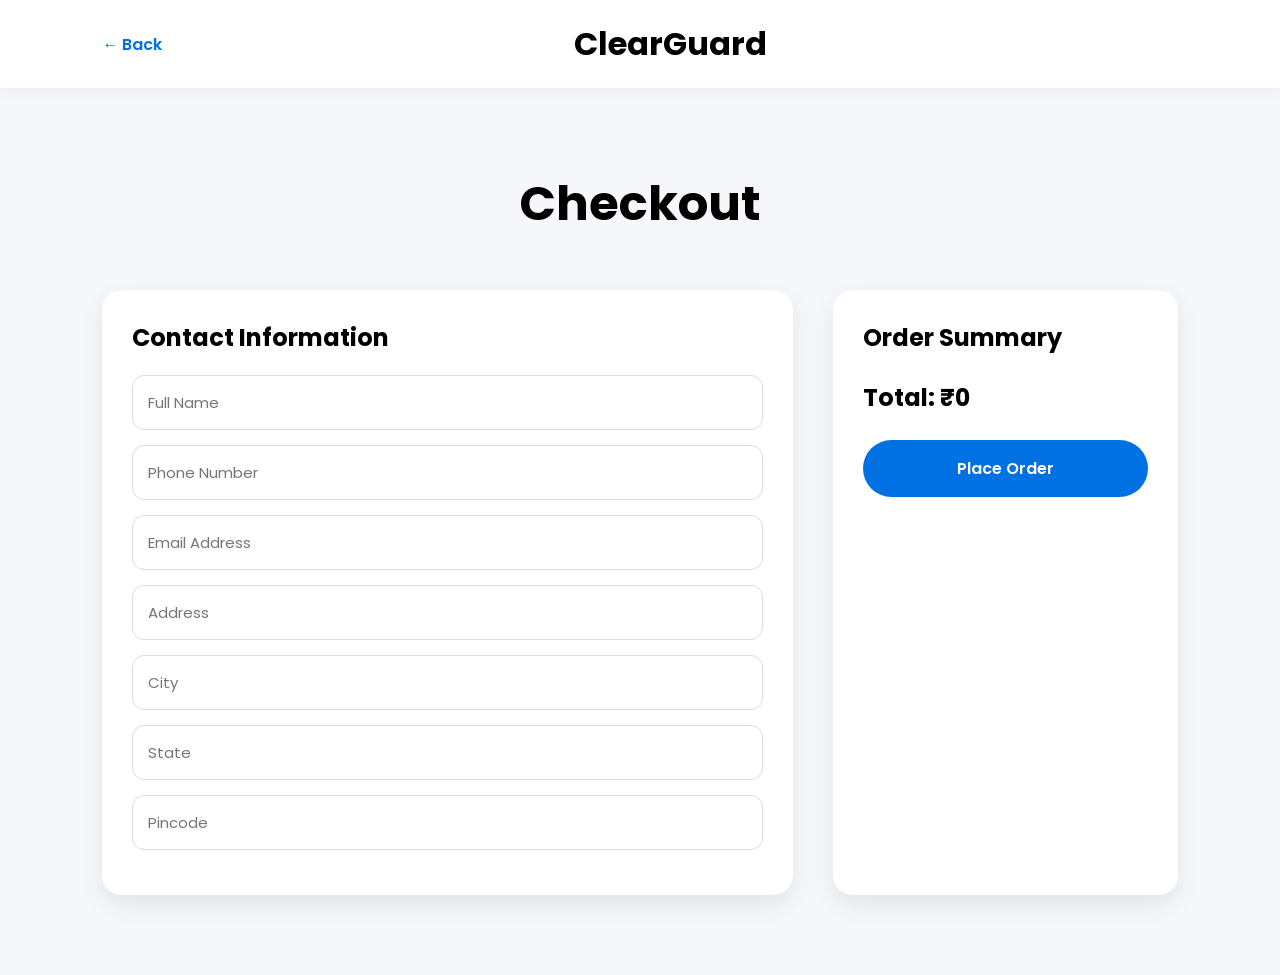
<file: checkout.html>
<!DOCTYPE html>
<html lang="en">
<head>
    <meta charset="UTF-8">
    <meta name="viewport" content="width=device-width, initial-scale=1.0">
    <title>Checkout - ClearGuard</title>

    <link rel="stylesheet" href="checkout.css">
    <link rel="icon" type="image/png" href="images/logo.png" style="border-radius: 10%  ;" >
    <link href="https://fonts.googleapis.com/css2?family=Poppins:wght@300;400;500;600;700&display=swap" rel="stylesheet">
</head>
<body>

    <nav class="navbar">

        <a href="cart.html" class="back-btn">
            ← Back
        </a>

        <div class="logo">
            ClearGuard
        </div>

        <div></div>

    </nav>

    <section class="checkout-container">

        <h1>Checkout</h1>

        <div class="checkout-grid">

            <div class="checkout-form">

                <h2>Contact Information</h2>

                <input type="text" id="fullName" placeholder="Full Name" required>

                <input type="tel" id="phone" placeholder="Phone Number" required>

                <input type="email" id="email" placeholder="Email Address" required>

                <input type="text" id="address" placeholder="Address" required>

                <input type="text" id="city" placeholder="City" required>

                <input type="text" id="state" placeholder="State" required>

                <input type="text" id="pincode" placeholder="Pincode" required>

            </div>

            <div class="order-summary">

                <h2>Order Summary</h2>

                <div id="orderItems"></div>

                <h3>
                    Total: ₹<span id="totalPrice">0</span>
                </h3>

                <button id="placeOrderBtn">
                    Place Order
                </button>

            </div>

        </div>

    </section>
    <script src="auth.js"></script>
    <script src="checkout.js"></script>
<script src="https://checkout.razorpay.com/v1/checkout.js"></script>
</body>
</html>
</file>
<file: checkout.css>
*{
    margin:0;
    padding:0;
    box-sizing:border-box;
    font-family:'Poppins',sans-serif;
}

body{
    background:#f5f7fa;
    -webkit-user-select:none;
    -ms-user-select:none;
    user-select:none;
}
img{
    pointer-events:none;
    -webkit-user-drag:none;
}

/* NAVBAR */

.navbar{
    display:flex;
    justify-content:space-between;
    align-items:center;
    padding:20px 8%;
    background:white;
    position:sticky;
    top:0;
    z-index:1000;
    box-shadow:0 2px 15px rgba(0,0,0,0.05);
}

.back-btn{
    text-decoration:none;
    color:#0071e3;
    font-weight:600;
}

.logo{
    justify-self:center;
    font-size:32px;
    font-weight:700;
}

/* CHECKOUT */

.checkout-container{
    padding:80px 8%;
}

.checkout-container h1{
    text-align:center;
    font-size:48px;
    margin-bottom:50px;
}

.checkout-grid{
    display:grid;
    grid-template-columns:2fr 1fr;
    gap:40px;
}

.checkout-form,
.order-summary{
    background:white;
    padding:30px;
    border-radius:20px;
    box-shadow:0 10px 25px rgba(0,0,0,0.08);
}

.checkout-form h2,
.order-summary h2{
    margin-bottom:20px;
}

.checkout-form input{
    width:100%;
    padding:15px;
    margin-bottom:15px;
    border:1px solid #ddd;
    border-radius:12px;
    font-size:15px;
}

.order-item{
    padding:15px 0;
    border-bottom:1px solid #eee;
}

.order-item h4{
    margin-bottom:5px;
}

.order-item p{
    color:#666;
}

.order-summary h3{
    margin-top:25px;
    margin-bottom:25px;
    font-size:24px;
}

#placeOrderBtn{
    width:100%;
    border:none;
    padding:16px;
    border-radius:35px;
    background:#0071e3;
    color:white;
    font-size:16px;
    font-weight:600;
    cursor:pointer;
    transition:.3s;
}

#placeOrderBtn:hover{
    transform:translateY(-3px);
    box-shadow:0 8px 20px rgba(0,0,0,0.15);
}

/* MOBILE */

@media(max-width:900px){

    .checkout-grid{
        grid-template-columns:1fr;
    }

    .checkout-container h1{
        font-size:36px;
    }
}

.checkout-product{
    display:flex;
    gap:15px;
    align-items:center;
    padding:15px 0;
    border-bottom:1px solid #eee;
}

.checkout-product img{
    width:90px;
    height:90px;
    object-fit:cover;
    border-radius:12px;
}

.checkout-info{
    flex:1;
}

.checkout-info p{
    color:#666;
    margin-top:5px;
}
</file>
